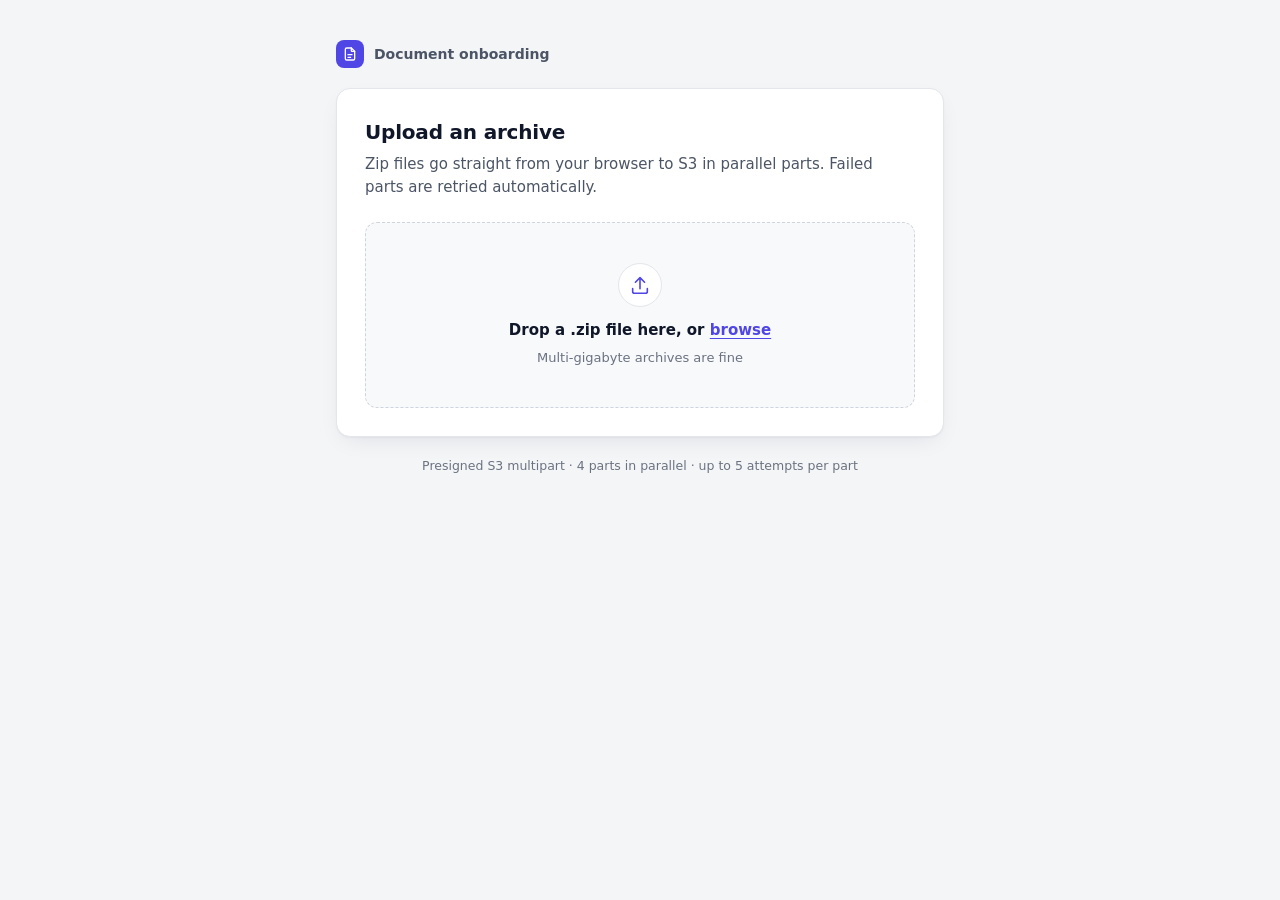
<file: web/index.html>
<!doctype html>
<html lang="en">
<head>
  <meta charset="utf-8">
  <meta name="viewport" content="width=device-width, initial-scale=1">
  <title>Zip Upload</title>
  <link rel="icon" href="data:image/svg+xml,%3Csvg xmlns='http://www.w3.org/2000/svg' viewBox='0 0 32 32'%3E%3Crect width='32' height='32' rx='8' fill='%234f46e5'/%3E%3Cpath d='M16 22V10m-5 5 5-5 5 5' stroke='white' stroke-width='2.5' fill='none' stroke-linecap='round' stroke-linejoin='round'/%3E%3C/svg%3E">
  <link rel="stylesheet" href="styles.css">
  <script src="poll.js" defer></script>
  <script src="app.js" defer></script>
</head>
<body>
  <div class="shell">
    <header class="masthead">
      <span class="brand-mark" aria-hidden="true">
        <svg viewBox="0 0 24 24" fill="none" stroke="currentColor" stroke-width="2" stroke-linecap="round" stroke-linejoin="round">
          <path d="M14 3v4a1 1 0 0 0 1 1h4"/>
          <path d="M17 21H7a2 2 0 0 1-2-2V5a2 2 0 0 1 2-2h7l5 5v11a2 2 0 0 1-2 2Z"/>
          <path d="M9 13h6M9 17h4"/>
        </svg>
      </span>
      <span class="brand-name">Document onboarding</span>
    </header>

    <main class="card">
      <div class="card-head">
        <h1>Upload an archive</h1>
        <p>Zip files go straight from your browser to S3 in parallel parts. Failed parts are retried automatically.</p>
      </div>

      <label class="dropzone" id="dropzone">
        <input id="file" class="visually-hidden" type="file" accept=".zip,application/zip,application/x-zip-compressed">
        <span class="dropzone-icon" aria-hidden="true">
          <svg viewBox="0 0 24 24" fill="none" stroke="currentColor" stroke-width="1.75" stroke-linecap="round" stroke-linejoin="round">
            <path d="M12 16V4M7 9l5-5 5 5"/>
            <path d="M20 16v3a2 2 0 0 1-2 2H6a2 2 0 0 1-2-2v-3"/>
          </svg>
        </span>
        <span class="dropzone-title">Drop a .zip file here, or <span class="link">browse</span></span>
        <span class="dropzone-hint">Multi-gigabyte archives are fine</span>
      </label>

      <section class="upload" id="panel" hidden>
        <div class="file-row">
          <span class="file-badge" aria-hidden="true">ZIP</span>
          <div class="file-info">
            <div class="file-name" id="name"></div>
            <div class="file-meta" id="meta"></div>
          </div>
          <span class="pill" id="pill" role="status"></span>
        </div>

        <div class="bar" id="bar" role="progressbar" aria-label="Upload progress" aria-valuemin="0" aria-valuemax="100" aria-valuenow="0">
          <div class="bar-fill" id="bar-fill"></div>
        </div>

        <dl class="stats">
          <div class="stat"><dt>Progress</dt><dd id="stat-percent">0%</dd></div>
          <div class="stat"><dt>Transferred</dt><dd id="stat-transferred">–</dd></div>
          <div class="stat"><dt>Speed</dt><dd id="stat-speed">–</dd></div>
          <div class="stat"><dt>Time left</dt><dd id="stat-eta">–</dd></div>
        </dl>

        <div class="parts" id="parts" hidden>
          <div class="parts-head">
            <span class="parts-title">Parts</span>
            <span class="parts-summary" id="parts-summary"></span>
          </div>
          <div class="parts-map" id="parts-map" aria-hidden="true"></div>
          <ul class="legend" aria-hidden="true">
            <li><span class="swatch" data-state="pending"></span>Waiting</li>
            <li><span class="swatch" data-state="active"></span>Uploading</li>
            <li><span class="swatch" data-state="retrying"></span>Retrying</li>
            <li><span class="swatch" data-state="done"></span>Stored</li>
            <li><span class="swatch" data-state="failed"></span>Failed</li>
          </ul>
        </div>

        <div class="notice" id="notice" role="status" hidden></div>

        <div class="actions">
          <button class="btn btn-secondary" id="cancel" type="button">Cancel upload</button>
          <button class="btn btn-secondary" id="again" type="button" hidden>Upload another file</button>
        </div>
      </section>

      <section class="processing" id="processing" hidden aria-live="polite">
        <div class="processing-head">
          <h2>Processing</h2>
          <span class="pill" id="proc-pill"></span>
        </div>
        <p class="processing-headline" id="proc-headline"></p>
        <div class="bar" id="proc-bar" role="progressbar" aria-label="Processing progress" aria-valuemin="0" aria-valuemax="100" aria-valuenow="0">
          <div class="bar-fill" id="proc-fill"></div>
        </div>
        <dl class="stats">
          <div class="stat"><dt>Processed</dt><dd id="proc-processed">–</dd></div>
          <div class="stat"><dt>Pending</dt><dd id="proc-pending">–</dd></div>
          <div class="stat"><dt>Skipped</dt><dd id="proc-skipped">–</dd></div>
          <div class="stat"><dt>Failed</dt><dd id="proc-failed">–</dd></div>
        </dl>
        <p class="processing-note" id="proc-note" hidden></p>
        <div class="actions">
          <a class="btn btn-primary" id="results-link" href="#">View results</a>
        </div>
      </section>
    </main>

    <footer class="foot" id="foot"></footer>
  </div>
</body>
</html>
</file>
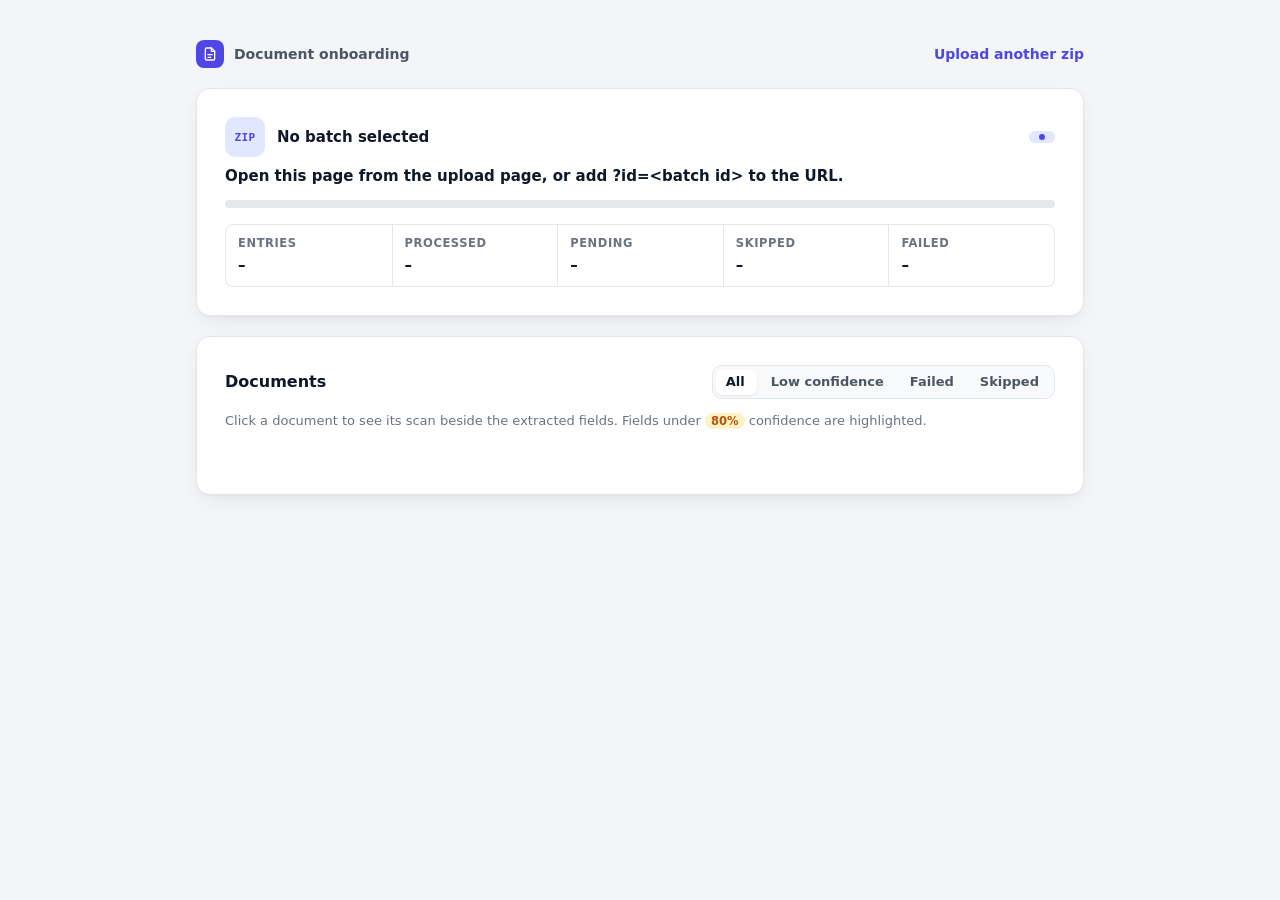
<file: web/batch.html>
<!doctype html>
<html lang="en">
<head>
  <meta charset="utf-8">
  <meta name="viewport" content="width=device-width, initial-scale=1">
  <title>Batch Results</title>
  <link rel="icon" href="data:image/svg+xml,%3Csvg xmlns='http://www.w3.org/2000/svg' viewBox='0 0 32 32'%3E%3Crect width='32' height='32' rx='8' fill='%234f46e5'/%3E%3Cpath d='M16 22V10m-5 5 5-5 5 5' stroke='white' stroke-width='2.5' fill='none' stroke-linecap='round' stroke-linejoin='round'/%3E%3C/svg%3E">
  <link rel="stylesheet" href="styles.css">
  <script src="poll.js" defer></script>
  <script src="batch.js" defer></script>
</head>
<body>
  <div class="shell shell-wide">
    <header class="masthead">
      <span class="brand-mark" aria-hidden="true">
        <svg viewBox="0 0 24 24" fill="none" stroke="currentColor" stroke-width="2" stroke-linecap="round" stroke-linejoin="round">
          <path d="M14 3v4a1 1 0 0 0 1 1h4"/>
          <path d="M17 21H7a2 2 0 0 1-2-2V5a2 2 0 0 1 2-2h7l5 5v11a2 2 0 0 1-2 2Z"/>
          <path d="M9 13h6M9 17h4"/>
        </svg>
      </span>
      <span class="brand-name">Document onboarding</span>
      <a class="masthead-link" href="./">Upload another zip</a>
    </header>

    <main class="card">
      <div class="file-row">
        <span class="file-badge" aria-hidden="true">ZIP</span>
        <div class="file-info">
          <div class="file-name" id="name">Loading…</div>
          <div class="file-meta" id="meta"></div>
        </div>
        <span class="pill" id="pill"></span>
      </div>
      <p class="processing-headline" id="headline" aria-live="polite"></p>
      <div class="bar" id="bar" role="progressbar" aria-label="Processing progress" aria-valuemin="0" aria-valuemax="100" aria-valuenow="0">
        <div class="bar-fill" id="bar-fill"></div>
      </div>
      <dl class="stats stats-5">
        <div class="stat"><dt>Entries</dt><dd id="s-total">–</dd></div>
        <div class="stat"><dt>Processed</dt><dd id="s-processed">–</dd></div>
        <div class="stat"><dt>Pending</dt><dd id="s-pending">–</dd></div>
        <div class="stat"><dt>Skipped</dt><dd id="s-skipped">–</dd></div>
        <div class="stat"><dt>Failed</dt><dd id="s-failed">–</dd></div>
      </dl>
      <p class="processing-note" id="note" hidden></p>
    </main>

    <section class="card results">
      <div class="results-head">
        <h2>Documents</h2>
        <div class="tabs" role="tablist" aria-label="Filter documents">
          <button class="tab" role="tab" data-filter="all" aria-selected="true">All <span class="tab-count" id="c-all"></span></button>
          <button class="tab" role="tab" data-filter="review" aria-selected="false">Low confidence <span class="tab-count" id="c-review"></span></button>
          <button class="tab" role="tab" data-filter="failed" aria-selected="false">Failed <span class="tab-count" id="c-failed"></span></button>
          <button class="tab" role="tab" data-filter="skipped" aria-selected="false">Skipped <span class="tab-count" id="c-skipped"></span></button>
        </div>
      </div>
      <p class="results-hint">Click a document to see its scan beside the extracted fields. Fields under <span class="conf conf-low">80%</span> confidence are highlighted.</p>
      <div class="doc-list" id="docs"></div>
      <p class="empty" id="empty" hidden></p>
      <div class="actions actions-center">
        <button class="btn btn-secondary" id="more" type="button" hidden>Load more</button>
      </div>
    </section>
  </div>

  <dialog class="viewer" id="viewer" aria-labelledby="v-name">
    <div class="viewer-frame">
      <div class="viewer-media" id="v-media"></div>
      <aside class="viewer-side">
        <header class="viewer-head">
          <div class="viewer-title">
            <h2 id="v-name"></h2>
            <p class="viewer-file" id="v-file"></p>
          </div>
          <div class="viewer-nav">
            <button class="icon-btn" id="v-prev" type="button" aria-label="Previous document" title="Previous (←)">
              <svg viewBox="0 0 24 24" fill="none" stroke="currentColor" stroke-width="2" stroke-linecap="round" stroke-linejoin="round" aria-hidden="true"><path d="m15 18-6-6 6-6"/></svg>
            </button>
            <span class="viewer-pos" id="v-pos"></span>
            <button class="icon-btn" id="v-next" type="button" aria-label="Next document" title="Next (→)">
              <svg viewBox="0 0 24 24" fill="none" stroke="currentColor" stroke-width="2" stroke-linecap="round" stroke-linejoin="round" aria-hidden="true"><path d="m9 18 6-6-6-6"/></svg>
            </button>
            <button class="icon-btn" id="v-close" type="button" aria-label="Close" title="Close (Esc)">
              <svg viewBox="0 0 24 24" fill="none" stroke="currentColor" stroke-width="2" stroke-linecap="round" stroke-linejoin="round" aria-hidden="true"><path d="M18 6 6 18M6 6l12 12"/></svg>
            </button>
          </div>
        </header>
        <div class="viewer-meta" id="v-meta"></div>
        <div class="viewer-body" id="v-body"></div>
      </aside>
    </div>
  </dialog>
</body>
</html>
</file>
<file: web/styles.css>
:root {
  --bg: #f4f5f7;
  --surface: #ffffff;
  --surface-sunken: #f8f9fb;
  --border: #e3e6eb;
  --border-strong: #cfd4dc;
  --text: #0f1729;
  --text-muted: #4b5565;
  --text-faint: #6b7280;

  --accent: #4f46e5;
  --accent-hover: #4338ca;
  --accent-soft: #e0e7ff;
  --accent-ring: rgb(79 70 229 / 0.35);

  --ok: #047857;
  --ok-soft: #d1fae5;
  --warn: #b45309;
  --warn-fill: #f59e0b;
  --warn-soft: #fef3c7;
  --err: #b91c1c;
  --err-fill: #ef4444;
  --err-soft: #fee2e2;

  --part-pending: #e5e7eb;

  --radius: 14px;
  --radius-sm: 8px;
  --shadow: 0 1px 2px rgb(16 24 40 / 0.04), 0 8px 24px -8px rgb(16 24 40 / 0.10);
  --font: ui-sans-serif, system-ui, -apple-system, "Segoe UI", Roboto, "Helvetica Neue", sans-serif;
  --mono: ui-monospace, SFMono-Regular, "SF Mono", Menlo, Consolas, monospace;

  color-scheme: light;
}

@media (prefers-color-scheme: dark) {
  :root {
    --bg: #0b0d12;
    --surface: #12151c;
    --surface-sunken: #0f1218;
    --border: #232835;
    --border-strong: #323949;
    --text: #eef1f6;
    --text-muted: #aab3c2;
    --text-faint: #8a93a4;

    --accent: #818cf8;
    --accent-hover: #a5b4fc;
    --accent-soft: rgb(129 140 248 / 0.16);
    --accent-ring: rgb(129 140 248 / 0.45);

    --ok: #34d399;
    --ok-soft: rgb(52 211 153 / 0.14);
    --warn: #fbbf24;
    --warn-fill: #f59e0b;
    --warn-soft: rgb(251 191 36 / 0.14);
    --err: #f87171;
    --err-fill: #ef4444;
    --err-soft: rgb(248 113 113 / 0.14);

    --part-pending: #262c3a;

    --shadow: 0 1px 2px rgb(0 0 0 / 0.3), 0 12px 32px -12px rgb(0 0 0 / 0.6);

    color-scheme: dark;
  }
}

*,
*::before,
*::after {
  box-sizing: border-box;
}

[hidden] {
  display: none !important;
}

body {
  margin: 0;
  background: var(--bg);
  color: var(--text);
  font: 15px/1.5 var(--font);
  -webkit-font-smoothing: antialiased;
}

.visually-hidden {
  position: absolute;
  width: 1px;
  height: 1px;
  overflow: hidden;
  clip-path: inset(50%);
  white-space: nowrap;
}

/* ---------- Layout ---------- */

.shell {
  min-height: 100vh;
  max-width: 640px;
  margin: 0 auto;
  padding: 40px 16px 32px;
  display: flex;
  flex-direction: column;
  gap: 20px;
}

.masthead {
  display: flex;
  align-items: center;
  gap: 10px;
  font-weight: 600;
  font-size: 14px;
  color: var(--text-muted);
}

.brand-mark {
  display: grid;
  place-items: center;
  width: 28px;
  height: 28px;
  border-radius: 8px;
  background: var(--accent);
  color: #fff;
}

.brand-mark svg {
  width: 16px;
  height: 16px;
}

.card {
  background: var(--surface);
  border: 1px solid var(--border);
  border-radius: var(--radius);
  box-shadow: var(--shadow);
  padding: 28px;
}

.card-head h1 {
  margin: 0;
  font-size: 20px;
  font-weight: 650;
  letter-spacing: -0.01em;
}

.card-head p {
  margin: 6px 0 24px;
  color: var(--text-muted);
}

.foot {
  font-size: 12.5px;
  color: var(--text-faint);
  text-align: center;
}

/* ---------- Drop zone ---------- */

.dropzone {
  display: flex;
  flex-direction: column;
  align-items: center;
  gap: 6px;
  padding: 40px 20px;
  border: 1.5px dashed var(--border-strong);
  border-radius: 12px;
  background: var(--surface-sunken);
  text-align: center;
  cursor: pointer;
  transition: border-color 0.15s, background-color 0.15s;
}

.dropzone > * {
  pointer-events: none; /* keeps dragleave from firing on child elements */
}

.dropzone:hover,
.dropzone.is-dragging {
  border-color: var(--accent);
  background: var(--accent-soft);
}

.dropzone:has(input:focus-visible) {
  outline: 3px solid var(--accent-ring);
  outline-offset: 2px;
}

.dropzone-icon {
  display: grid;
  place-items: center;
  width: 44px;
  height: 44px;
  margin-bottom: 6px;
  border-radius: 50%;
  background: var(--surface);
  border: 1px solid var(--border);
  color: var(--accent);
}

.dropzone-icon svg {
  width: 22px;
  height: 22px;
}

.dropzone-title {
  font-weight: 550;
}

.dropzone-title .link {
  color: var(--accent);
  text-decoration: underline;
  text-underline-offset: 3px;
}

.dropzone-hint {
  font-size: 13px;
  color: var(--text-faint);
}

/* ---------- Upload panel ---------- */

.file-row {
  display: flex;
  align-items: center;
  gap: 12px;
}

.file-badge {
  flex: none;
  display: grid;
  place-items: center;
  width: 40px;
  height: 40px;
  border-radius: 10px;
  background: var(--accent-soft);
  color: var(--accent);
  font: 700 11px/1 var(--mono);
  letter-spacing: 0.04em;
}

.file-info {
  flex: 1;
  min-width: 0;
}

.file-name {
  font-weight: 600;
  overflow: hidden;
  text-overflow: ellipsis;
  white-space: nowrap;
}

.file-meta {
  font-size: 13px;
  color: var(--text-faint);
  font-variant-numeric: tabular-nums;
}

.pill {
  flex: none;
  display: inline-flex;
  align-items: center;
  gap: 6px;
  padding: 3px 10px;
  border-radius: 999px;
  font-size: 12.5px;
  font-weight: 600;
  background: var(--accent-soft);
  color: var(--accent);
}

.pill::before {
  content: "";
  width: 6px;
  height: 6px;
  border-radius: 50%;
  background: currentColor;
}

.pill[data-state="done"] { background: var(--ok-soft); color: var(--ok); }
.pill[data-state="failed"] { background: var(--err-soft); color: var(--err); }
.pill[data-state="cancelled"] { background: var(--surface-sunken); color: var(--text-muted); }

.pill[data-state="uploading"]::before,
.pill[data-state="finishing"]::before {
  animation: pulse 1.4s ease-in-out infinite;
}

/* Progress bar */

.bar {
  margin: 20px 0 16px;
  height: 8px;
  border-radius: 999px;
  background: var(--part-pending);
  overflow: hidden;
}

.bar-fill {
  height: 100%;
  width: 0;
  border-radius: inherit;
  background: var(--accent);
  transition: width 0.25s ease-out;
}

.upload[data-state="uploading"] .bar-fill,
.upload[data-state="finishing"] .bar-fill {
  background-image: linear-gradient(
    -45deg,
    rgb(255 255 255 / 0.18) 25%, transparent 25%,
    transparent 50%, rgb(255 255 255 / 0.18) 50%,
    rgb(255 255 255 / 0.18) 75%, transparent 75%
  );
  background-size: 16px 16px;
  animation: stripes 0.8s linear infinite;
}

.upload[data-state="done"] .bar-fill { background-color: var(--ok); }
.upload[data-state="failed"] .bar-fill { background-color: var(--err-fill); }
.upload[data-state="cancelled"] .bar-fill { background-color: var(--border-strong); }

/* Stats */

.stats {
  display: grid;
  grid-template-columns: 1fr 1.5fr 1.2fr 1fr;
  margin: 0;
  border: 1px solid var(--border);
  border-radius: var(--radius-sm);
  overflow: hidden;
}

.stat {
  padding: 10px 12px;
  min-width: 0;
}

.stat + .stat {
  border-left: 1px solid var(--border);
}

.stat dt {
  font-size: 11.5px;
  font-weight: 600;
  text-transform: uppercase;
  letter-spacing: 0.05em;
  color: var(--text-faint);
}

.stat dd {
  margin: 2px 0 0;
  font-weight: 600;
  font-variant-numeric: tabular-nums;
  white-space: nowrap;
  overflow: hidden;
  text-overflow: ellipsis;
}

/* Parts map */

.parts {
  margin-top: 20px;
}

.parts-head {
  display: flex;
  justify-content: space-between;
  align-items: baseline;
  gap: 12px;
  margin-bottom: 8px;
  font-size: 13px;
}

.parts-title {
  font-weight: 600;
}

.parts-summary {
  color: var(--text-faint);
  font-variant-numeric: tabular-nums;
}

.parts-map {
  display: grid;
  grid-template-columns: repeat(auto-fill, minmax(10px, 1fr));
  gap: 3px;
  max-height: 132px;
  overflow-y: auto;
  padding: 10px;
  border-radius: var(--radius-sm);
  background: var(--surface-sunken);
  border: 1px solid var(--border);
}

.part,
.swatch {
  aspect-ratio: 1;
  border-radius: 2px;
  background: var(--part-pending);
  transition: background-color 0.2s;
}

.part[data-state="active"],
.swatch[data-state="active"] { background: var(--accent-soft); box-shadow: inset 0 0 0 1.5px var(--accent); }
.part[data-state="active"] { animation: pulse 1.2s ease-in-out infinite; }
.part[data-state="done"],
.swatch[data-state="done"] { background: var(--accent); }
.part[data-state="retrying"],
.swatch[data-state="retrying"] { background: var(--warn-fill); }
.part[data-state="failed"],
.swatch[data-state="failed"] { background: var(--err-fill); }

.legend {
  display: flex;
  flex-wrap: wrap;
  gap: 4px 16px;
  margin: 10px 0 0;
  padding: 0;
  list-style: none;
  font-size: 12px;
  color: var(--text-faint);
}

.legend li {
  display: flex;
  align-items: center;
  gap: 6px;
}

.swatch {
  width: 10px;
}

/* Notice */

.notice {
  margin-top: 16px;
  padding: 10px 12px;
  border-radius: var(--radius-sm);
  font-size: 13.5px;
  background: var(--accent-soft);
  color: var(--text);
  overflow-wrap: anywhere;
}

.notice[data-tone="warn"] { background: var(--warn-soft); }
.notice[data-tone="error"] { background: var(--err-soft); }
.notice[data-tone="success"] { background: var(--ok-soft); }

.notice code {
  font: 12.5px var(--mono);
}

/* Buttons */

.actions {
  display: flex;
  justify-content: flex-end;
  gap: 8px;
  margin-top: 20px;
}

.btn {
  appearance: none;
  border: 1px solid transparent;
  border-radius: var(--radius-sm);
  padding: 8px 14px;
  font: 600 14px/1.2 var(--font);
  cursor: pointer;
  transition: background-color 0.15s, border-color 0.15s, color 0.15s;
}

.btn:focus-visible {
  outline: 3px solid var(--accent-ring);
  outline-offset: 2px;
}

.btn:disabled {
  opacity: 0.55;
  cursor: not-allowed;
}

.btn-primary {
  background: var(--accent);
  color: #fff;
}

.btn-primary:hover:not(:disabled) {
  background: var(--accent-hover);
}

.btn-secondary {
  background: var(--surface);
  border-color: var(--border-strong);
  color: var(--text);
}

.btn-secondary:hover:not(:disabled) {
  border-color: var(--err);
  color: var(--err);
}

/* ---------- Motion ---------- */

@keyframes pulse {
  50% { opacity: 0.45; }
}

@keyframes stripes {
  to { background-position: 16px 0; }
}

@media (prefers-reduced-motion: reduce) {
  *,
  *::before {
    animation: none !important;
    transition: none !important;
  }
}

/* ---------- Small screens ---------- */

@media (max-width: 520px) {
  .shell { padding-top: 20px; }
  .card { padding: 20px; }

  .stats { grid-template-columns: repeat(2, 1fr); }
  .stat:nth-child(3) { border-left: none; }
  .stat:nth-child(n + 3) { border-top: 1px solid var(--border); }

  .actions .btn { flex: 1; }
}

/* ---------- Processing (after upload) ---------- */

.processing {
  margin-top: 24px;
  padding-top: 24px;
  border-top: 1px solid var(--border);
}

.processing-head {
  display: flex;
  align-items: center;
  justify-content: space-between;
  gap: 12px;
}

.processing-head h2,
.results-head h2 {
  margin: 0;
  font-size: 16px;
  font-weight: 650;
}

.processing-headline {
  margin: 8px 0 0;
  font-weight: 550;
  font-variant-numeric: tabular-nums;
}

.processing .bar,
main.card .bar {
  margin-top: 12px;
}

.processing-note {
  margin: 12px 0 0;
  padding: 10px 12px;
  border-radius: var(--radius-sm);
  background: var(--warn-soft);
  font-size: 13.5px;
}

.pill[data-state="waiting"] { background: var(--surface-sunken); color: var(--text-muted); }
.pill[data-state="waiting"]::before { animation: pulse 1.4s ease-in-out infinite; }

[data-state="waiting"] .bar-fill { width: 0; }
.processing[data-state="uploading"] .bar-fill,
main.card[data-state="uploading"] .bar-fill {
  background-image: linear-gradient(
    -45deg,
    rgb(255 255 255 / 0.18) 25%, transparent 25%,
    transparent 50%, rgb(255 255 255 / 0.18) 50%,
    rgb(255 255 255 / 0.18) 75%, transparent 75%
  );
  background-size: 16px 16px;
  animation: stripes 0.8s linear infinite;
}
.processing[data-state="done"] .bar-fill,
main.card[data-state="done"] .bar-fill { background-color: var(--ok); }
.processing[data-state="failed"] .bar-fill,
main.card[data-state="failed"] .bar-fill { background-color: var(--err-fill); }

a.btn {
  display: inline-block;
  text-decoration: none;
}

/* ---------- Results page ---------- */

.shell-wide {
  max-width: 920px;
}

.masthead-link {
  margin-left: auto;
  color: var(--accent);
  font-weight: 550;
  text-decoration: none;
}

.masthead-link:hover {
  text-decoration: underline;
  text-underline-offset: 3px;
}

main.card .file-row {
  margin-bottom: 4px;
}

.stats-5 {
  grid-template-columns: repeat(5, 1fr);
  margin-top: 16px;
}

.results-head {
  display: flex;
  flex-wrap: wrap;
  align-items: center;
  justify-content: space-between;
  gap: 12px;
}

.results-hint {
  margin: 12px 0 16px;
  font-size: 13px;
  color: var(--text-faint);
}

.tabs {
  display: flex;
  flex-wrap: wrap;
  gap: 4px;
  padding: 3px;
  border-radius: 10px;
  background: var(--surface-sunken);
  border: 1px solid var(--border);
}

.tab {
  appearance: none;
  border: 0;
  border-radius: 7px;
  padding: 5px 10px;
  background: transparent;
  color: var(--text-muted);
  font: 550 13px/1.2 var(--font);
  cursor: pointer;
}

.tab[aria-selected="true"] {
  background: var(--surface);
  color: var(--text);
  box-shadow: 0 1px 2px rgb(16 24 40 / 0.08);
}

.tab:focus-visible {
  outline: 3px solid var(--accent-ring);
  outline-offset: 1px;
}

.tab-count {
  margin-left: 2px;
  color: var(--text-faint);
  font-variant-numeric: tabular-nums;
}

.doc-list {
  display: flex;
  flex-direction: column;
  gap: 8px;
}

.doc {
  appearance: none;
  display: grid;
  grid-template-columns: auto 1fr auto auto;
  align-items: center;
  gap: 12px;
  width: 100%;
  padding: 10px 12px;
  border: 1px solid var(--border);
  border-radius: var(--radius-sm);
  background: var(--surface);
  color: inherit;
  font: inherit;
  text-align: left;
  cursor: pointer;
  transition: border-color 0.15s, background-color 0.15s;
}

.doc:hover {
  border-color: var(--border-strong);
  background: var(--surface-sunken);
}

.doc:focus-visible {
  outline: 3px solid var(--accent-ring);
  outline-offset: 1px;
}

.doc-seq {
  min-width: 36px;
  color: var(--text-faint);
  font: 600 12.5px var(--mono);
}

.doc-title {
  display: flex;
  flex-direction: column;
  min-width: 0;
}

.doc-name {
  font-weight: 600;
  overflow: hidden;
  text-overflow: ellipsis;
  white-space: nowrap;
}

.doc-file {
  font-size: 12.5px;
  color: var(--text-faint);
  overflow: hidden;
  text-overflow: ellipsis;
  white-space: nowrap;
}

.doc-reason {
  margin: 0;
  padding: 0 12px 12px 60px;
  color: var(--text-muted);
  font-size: 13.5px;
}

.pill-sm {
  padding: 2px 8px;
  font-size: 11.5px;
}

.pill[data-state="uploading"].pill-sm::before {
  animation: none;
}

.fields {
  display: grid;
  grid-template-columns: repeat(2, minmax(0, 1fr));
  gap: 1px;
  margin: 0;
  border-top: 1px solid var(--border);
  background: var(--border);
}

.field {
  display: flex;
  flex-direction: column;
  gap: 2px;
  padding: 8px 12px;
  background: var(--surface);
  min-width: 0;
}

.field-low {
  background: var(--warn-soft);
}

/* An odd number of fields: the last one takes the full row. */
.field:last-child:nth-child(odd) {
  grid-column: 1 / -1;
}

.field dt {
  font-size: 11.5px;
  font-weight: 600;
  text-transform: uppercase;
  letter-spacing: 0.05em;
  color: var(--text-faint);
}

.field dd {
  display: flex;
  align-items: baseline;
  justify-content: space-between;
  gap: 8px;
  margin: 0;
}

.field-value {
  overflow-wrap: anywhere;
}

.field-missing {
  color: var(--text-faint);
  font-style: italic;
}

.conf {
  flex: none;
  padding: 1px 6px;
  border-radius: 999px;
  background: var(--ok-soft);
  color: var(--ok);
  font-size: 11.5px;
  font-weight: 600;
  font-variant-numeric: tabular-nums;
  white-space: nowrap;
}

.conf-low {
  background: var(--warn-soft);
  color: var(--warn);
}

.field-low .conf-low {
  background: var(--surface);
}

.empty {
  margin: 8px 0 0;
  color: var(--text-faint);
  text-align: center;
}

.actions-center {
  justify-content: center;
}

@media (max-width: 640px) {
  .stats-5 { grid-template-columns: repeat(2, 1fr); }
  .stats-5 .stat:nth-child(odd) { border-left: none; }
  .stats-5 .stat:nth-child(n + 3) { border-top: 1px solid var(--border); }
  .stats-5 .stat:last-child { grid-column: 1 / -1; }
  .fields { grid-template-columns: 1fr; }
  .doc { grid-template-columns: auto 1fr auto; }
  .doc-conf { display: none; }
  .doc-reason { padding-left: 12px; }
}

.fields-1 {
  grid-template-columns: 1fr;
  border: 1px solid var(--border);
  border-radius: var(--radius-sm);
  overflow: hidden;
}

/* ---------- Document viewer (modal) ---------- */

.viewer {
  width: min(1280px, calc(100vw - 32px));
  height: min(900px, calc(100vh - 32px));
  max-width: none;
  max-height: none;
  padding: 0;
  border: 1px solid var(--border);
  border-radius: var(--radius);
  background: var(--surface);
  color: var(--text);
  box-shadow: 0 24px 64px -12px rgb(0 0 0 / 0.45);
}

.viewer::backdrop {
  background: rgb(10 12 18 / 0.6);
  backdrop-filter: blur(2px);
}

.viewer[open] {
  animation: viewer-in 0.16s ease-out;
}

@keyframes viewer-in {
  from { opacity: 0; transform: translateY(8px) scale(0.99); }
}

.viewer-frame {
  display: grid;
  grid-template-columns: minmax(0, 1.25fr) minmax(340px, 1fr);
  height: 100%;
}

/* Left: the scan */
.viewer-media {
  position: relative;
  overflow: auto;
  background: var(--surface-sunken);
  border-right: 1px solid var(--border);
}

.viewer-media img {
  display: block;
  margin: 0 auto;
  cursor: zoom-in;
}

.viewer-media[data-zoom="fit"] img {
  max-width: 100%;
  max-height: 100%;
  height: 100%;
  object-fit: contain;
  padding: 16px;
}

.viewer-media[data-zoom="full"] img {
  max-width: none;
  cursor: zoom-out;
}

.viewer-media[data-loading]::after {
  content: "Loading scan…";
  position: absolute;
  inset: 0;
  display: grid;
  place-items: center;
  color: var(--text-faint);
  font-size: 14px;
}

.viewer-pdf {
  width: 100%;
  height: 100%;
  border: 0;
}

.viewer-empty {
  display: grid;
  place-items: center;
  height: 100%;
  margin: 0;
  padding: 24px;
  color: var(--text-muted);
  text-align: center;
}

/* Right: what Textract read */
.viewer-side {
  display: flex;
  flex-direction: column;
  min-width: 0;
  min-height: 0;
}

.viewer-head {
  display: flex;
  align-items: flex-start;
  justify-content: space-between;
  gap: 12px;
  padding: 16px 16px 12px 20px;
  border-bottom: 1px solid var(--border);
}

.viewer-title {
  min-width: 0;
}

.viewer-title h2 {
  margin: 0;
  font-size: 17px;
  font-weight: 650;
  overflow: hidden;
  text-overflow: ellipsis;
  white-space: nowrap;
}

.viewer-file {
  margin: 2px 0 0;
  font-size: 12.5px;
  color: var(--text-faint);
  overflow-wrap: anywhere;
}

.viewer-nav {
  flex: none;
  display: flex;
  align-items: center;
  gap: 4px;
}

.viewer-pos {
  min-width: 52px;
  font-size: 12.5px;
  color: var(--text-faint);
  text-align: center;
  font-variant-numeric: tabular-nums;
}

.icon-btn {
  appearance: none;
  display: grid;
  place-items: center;
  width: 32px;
  height: 32px;
  border: 1px solid var(--border);
  border-radius: var(--radius-sm);
  background: var(--surface);
  color: var(--text-muted);
  cursor: pointer;
}

.icon-btn svg {
  width: 16px;
  height: 16px;
}

.icon-btn:hover:not(:disabled) {
  border-color: var(--border-strong);
  color: var(--text);
}

.icon-btn:disabled {
  opacity: 0.4;
  cursor: default;
}

.icon-btn:focus-visible {
  outline: 3px solid var(--accent-ring);
  outline-offset: 1px;
}

#v-close {
  margin-left: 8px;
}

.viewer-meta {
  display: flex;
  flex-wrap: wrap;
  align-items: center;
  gap: 8px;
  padding: 12px 20px 0;
}

.viewer-link {
  margin-left: auto;
  font-size: 13px;
  font-weight: 550;
  color: var(--accent);
  text-decoration: none;
}

.viewer-link:hover {
  text-decoration: underline;
  text-underline-offset: 3px;
}

.viewer-body {
  flex: 1;
  min-height: 0;
  overflow: auto;
  padding: 12px 20px 20px;
}

.viewer-reason {
  margin: 0;
  padding: 12px;
  border-radius: var(--radius-sm);
  background: var(--surface-sunken);
  color: var(--text-muted);
}

@media (max-width: 760px) {
  .viewer {
    width: 100vw;
    height: 100dvh;
    border: 0;
    border-radius: 0;
  }

  .viewer-frame {
    grid-template-columns: 1fr;
    grid-template-rows: 42% 58%;
  }

  .viewer-media {
    border-right: 0;
    border-bottom: 1px solid var(--border);
  }

  .viewer-head {
    padding: 12px 12px 10px 16px;
  }

  .viewer-meta,
  .viewer-body {
    padding-left: 16px;
    padding-right: 16px;
  }

  .viewer-pos {
    display: none;
  }
}
</file>
